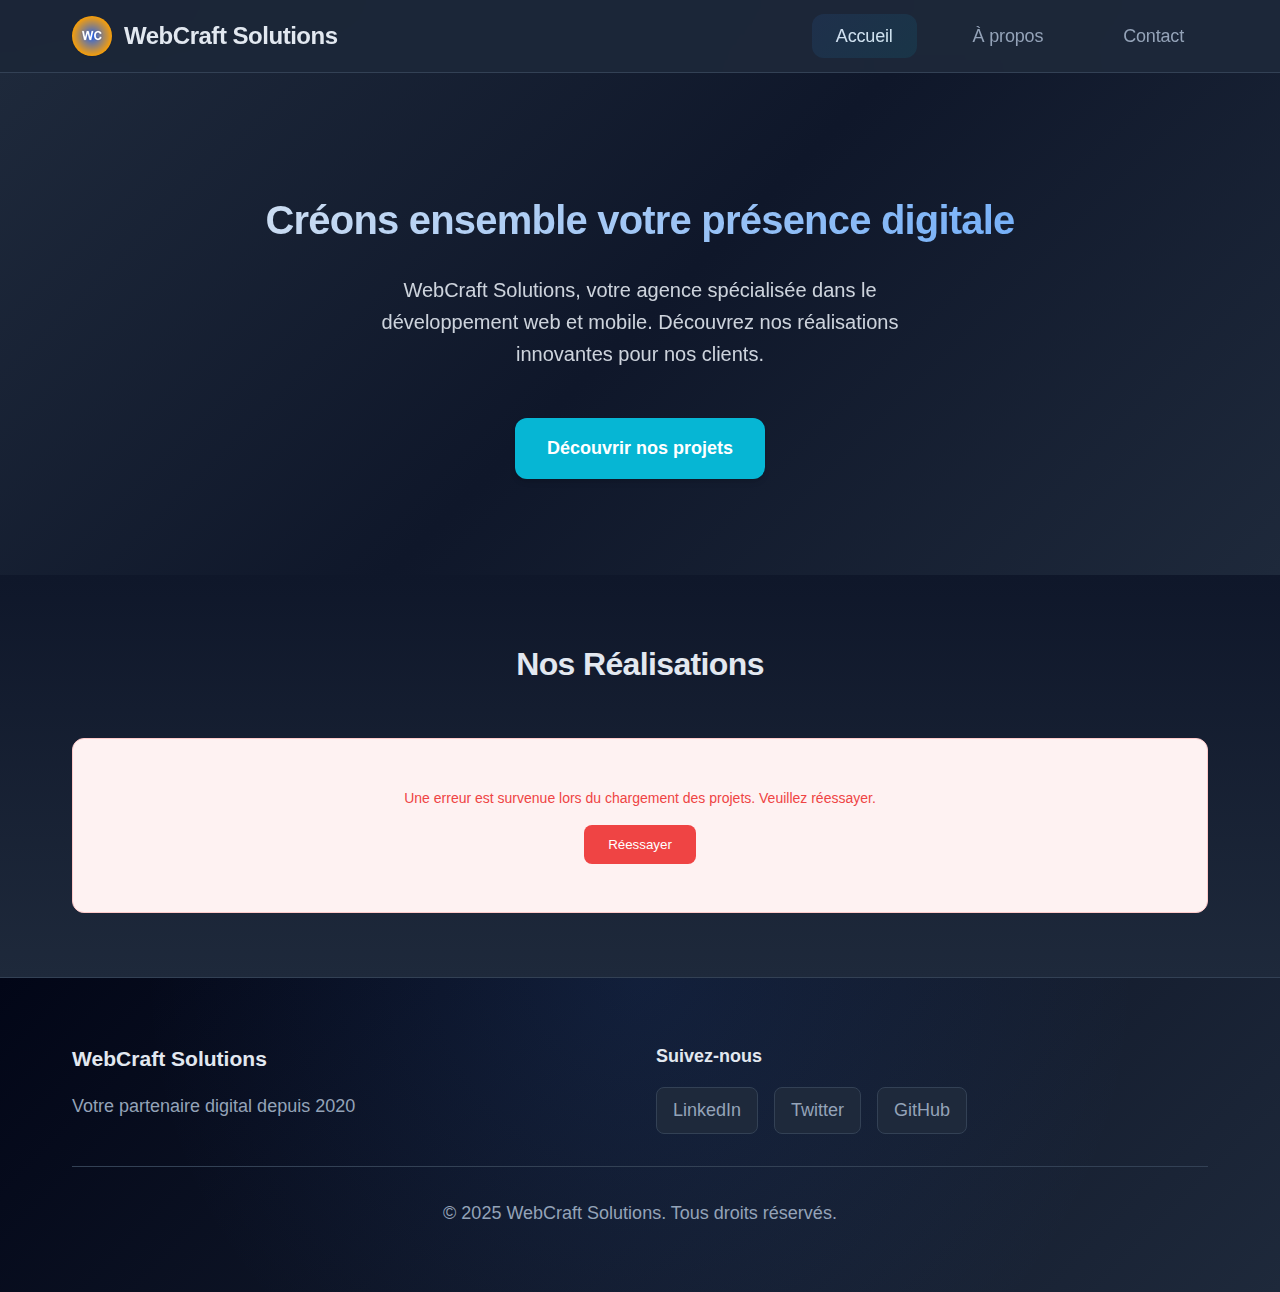
<file: index.html>
<!DOCTYPE html>
<html lang="fr">
<head>
    <meta charset="UTF-8">
    <meta name="viewport" content="width=device-width, initial-scale=1.0">
    <title>WebCraft Solutions - Portfolio</title>
    <meta name="description" content="Portfolio de l'agence WebCraft Solutions - Découvrez nos projets web et mobile">
    <link rel="icon" type="image/png" href="assets/images/favicon.png">
    <link rel="stylesheet" href="assets/css/styles.css">
</head>
<body>
    <!-- En-tête -->
    <header class="header">
        <div class="container">
            <div class="logo">
                <img src="assets/images/logo-webcraft.png" alt="WebCraft Solutions Logo" class="logo-icon" width="40" height="40">
                <h1>WebCraft Solutions</h1>
            </div>
            <nav class="nav">
                <ul class="nav-list">
                    <li><a href="index.html" class="nav-link active" aria-current="page">Accueil</a></li>
                    <li><a href="about.html" class="nav-link">À propos</a></li>
                    <li><a href="contact.html" class="nav-link">Contact</a></li>
                </ul>
            </nav>
            <button class="menu-toggle" aria-label="Ouvrir le menu" aria-expanded="false">
                <span></span>
                <span></span>
                <span></span>
            </button>
        </div>
    </header>

    <main>
        <!-- Section Hero -->
        <section class="hero" role="main">
            <div class="container">
                <div class="hero-content">
                    <h2 class="hero-title">Créons ensemble votre présence digitale</h2>
                    <p class="hero-subtitle">
                        WebCraft Solutions, votre agence spécialisée dans le développement web et mobile.
                        Découvrez nos réalisations innovantes pour nos clients.
                    </p>
                    <a href="#portfolio" class="cta-button" role="button">Découvrir nos projets</a>
                </div>
            </div>
        </section>

        <!-- Section Portfolio -->
        <section id="portfolio" class="portfolio">
            <div class="container">
                <h2 class="section-title">Nos Réalisations</h2>

                <!-- Loader -->
                <div id="loader" class="loader" role="status" aria-label="Chargement des projets">
                    <div class="loader-spinner"></div>
                    <p>Chargement des projets...</p>
                </div>

                <!-- Message d'erreur -->
                <div id="error-message" class="error-message" style="display: none;" role="alert">
                    <p>Une erreur est survenue lors du chargement des projets. Veuillez réessayer.</p>
                    <button id="retry-button" class="retry-button">Réessayer</button>
                </div>

                <!-- Filtres -->
                <div class="filters" style="display: none;">
                    <h3>Filtrer par technologie :</h3>
                    <div id="filter-buttons" class="filter-buttons" role="group" aria-label="Filtres par technologie">
                        <button class="filter-btn active" data-technology="all">Toutes</button>
                    </div>
                </div>

                <!-- Grille de projets -->
                <div id="projects-grid" class="projects-grid" style="display: none;">
                    <!-- Les projets seront chargés ici par JavaScript -->
                </div>
            </div>
        </section>
    </main>

    <!-- Footer -->
    <footer class="footer">
        <div class="container">
            <div class="footer-content">
                <div class="footer-section">
                    <h3>WebCraft Solutions</h3>
                    <p>Votre partenaire digital depuis 2020</p>
                </div>
                <div class="footer-section">
                    <h4>Suivez-nous</h4>
                    <div class="social-links">
                        <a href="#" aria-label="LinkedIn" class="social-link">LinkedIn</a>
                        <a href="#" aria-label="Twitter" class="social-link">Twitter</a>
                        <a href="#" aria-label="GitHub" class="social-link">GitHub</a>
                    </div>
                </div>
            </div>
            <div class="footer-bottom">
                <p>&copy; 2025 WebCraft Solutions. Tous droits réservés.</p>
            </div>
        </div>
    </footer>

    <!-- Modal pour les détails du projet -->
    <div id="project-modal" class="modal" role="dialog" aria-hidden="true">
        <div class="modal-overlay"></div>
        <div class="modal-content">
            <button class="modal-close" aria-label="Fermer le modal">&times;</button>
            <div class="modal-body">
            </div>
        </div>
    </div>

    <script src="assets/js/script.js"></script>
</body>
</html>
</file>
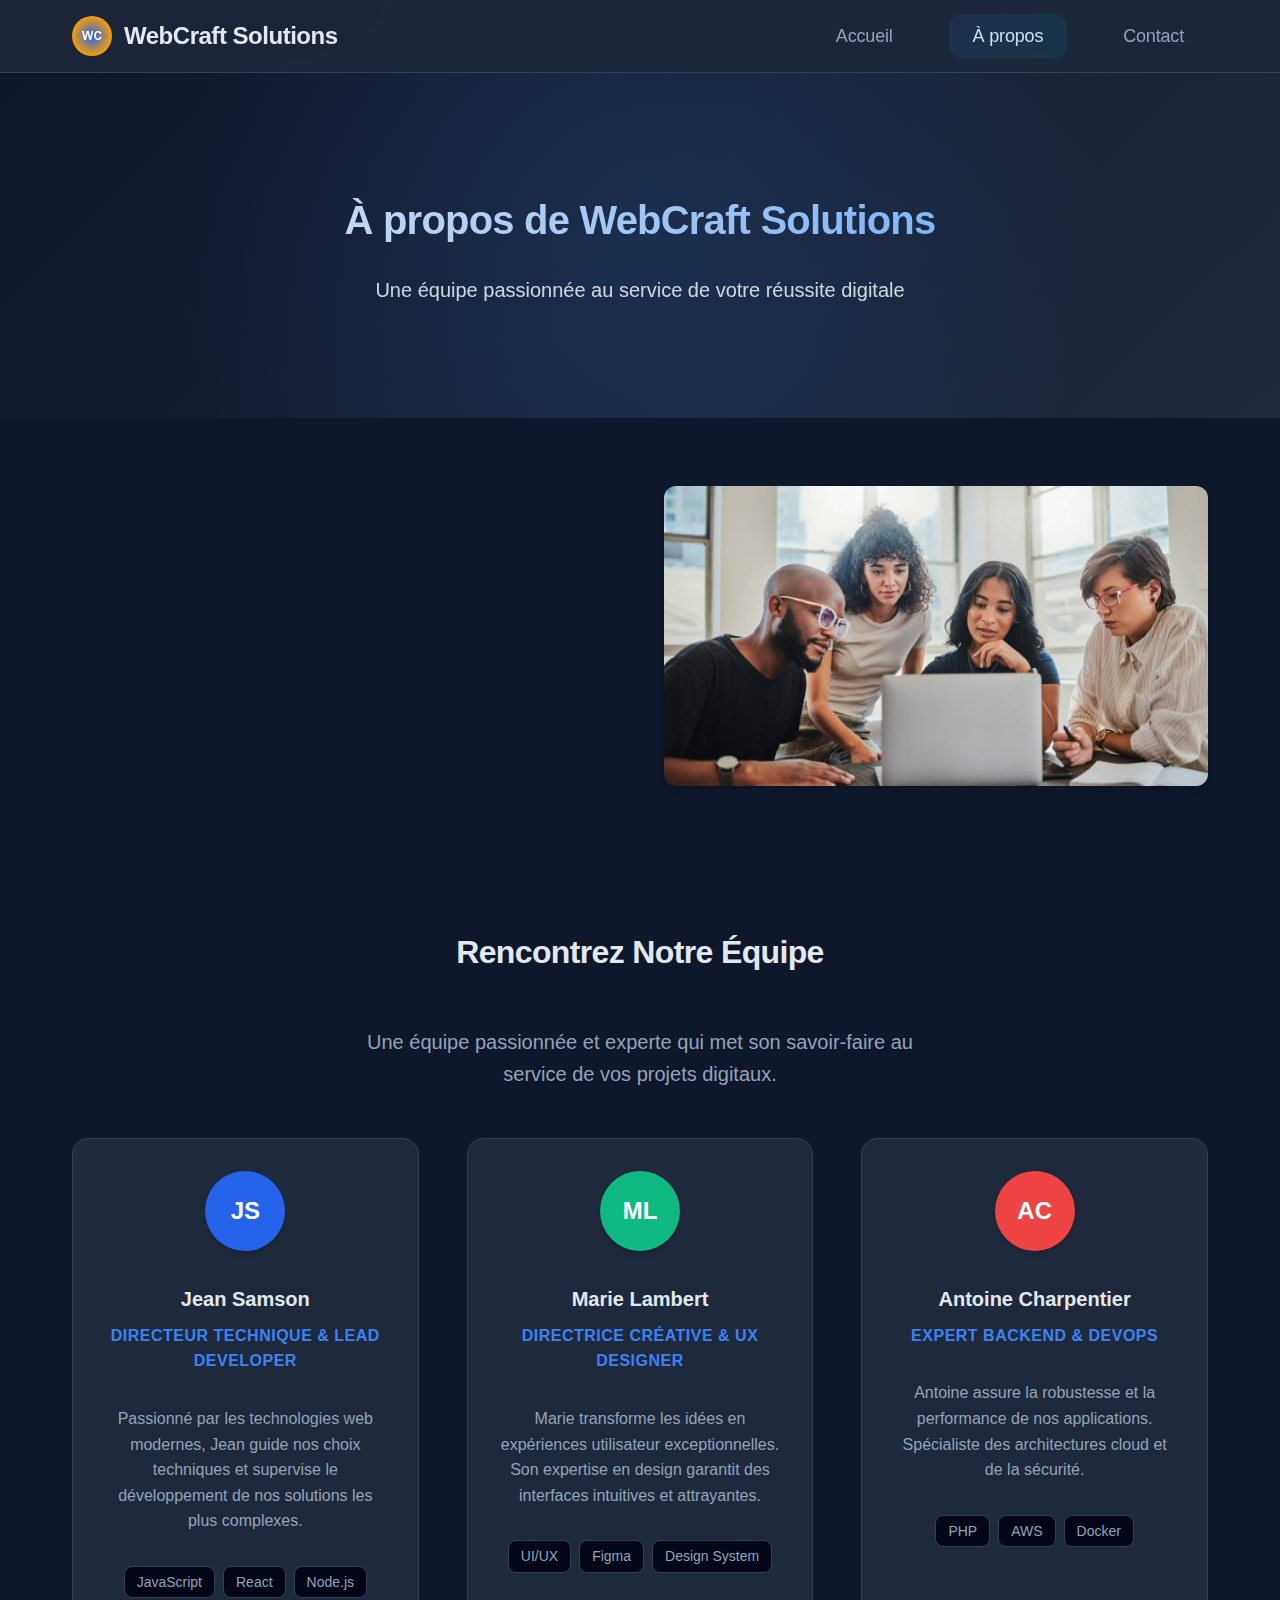
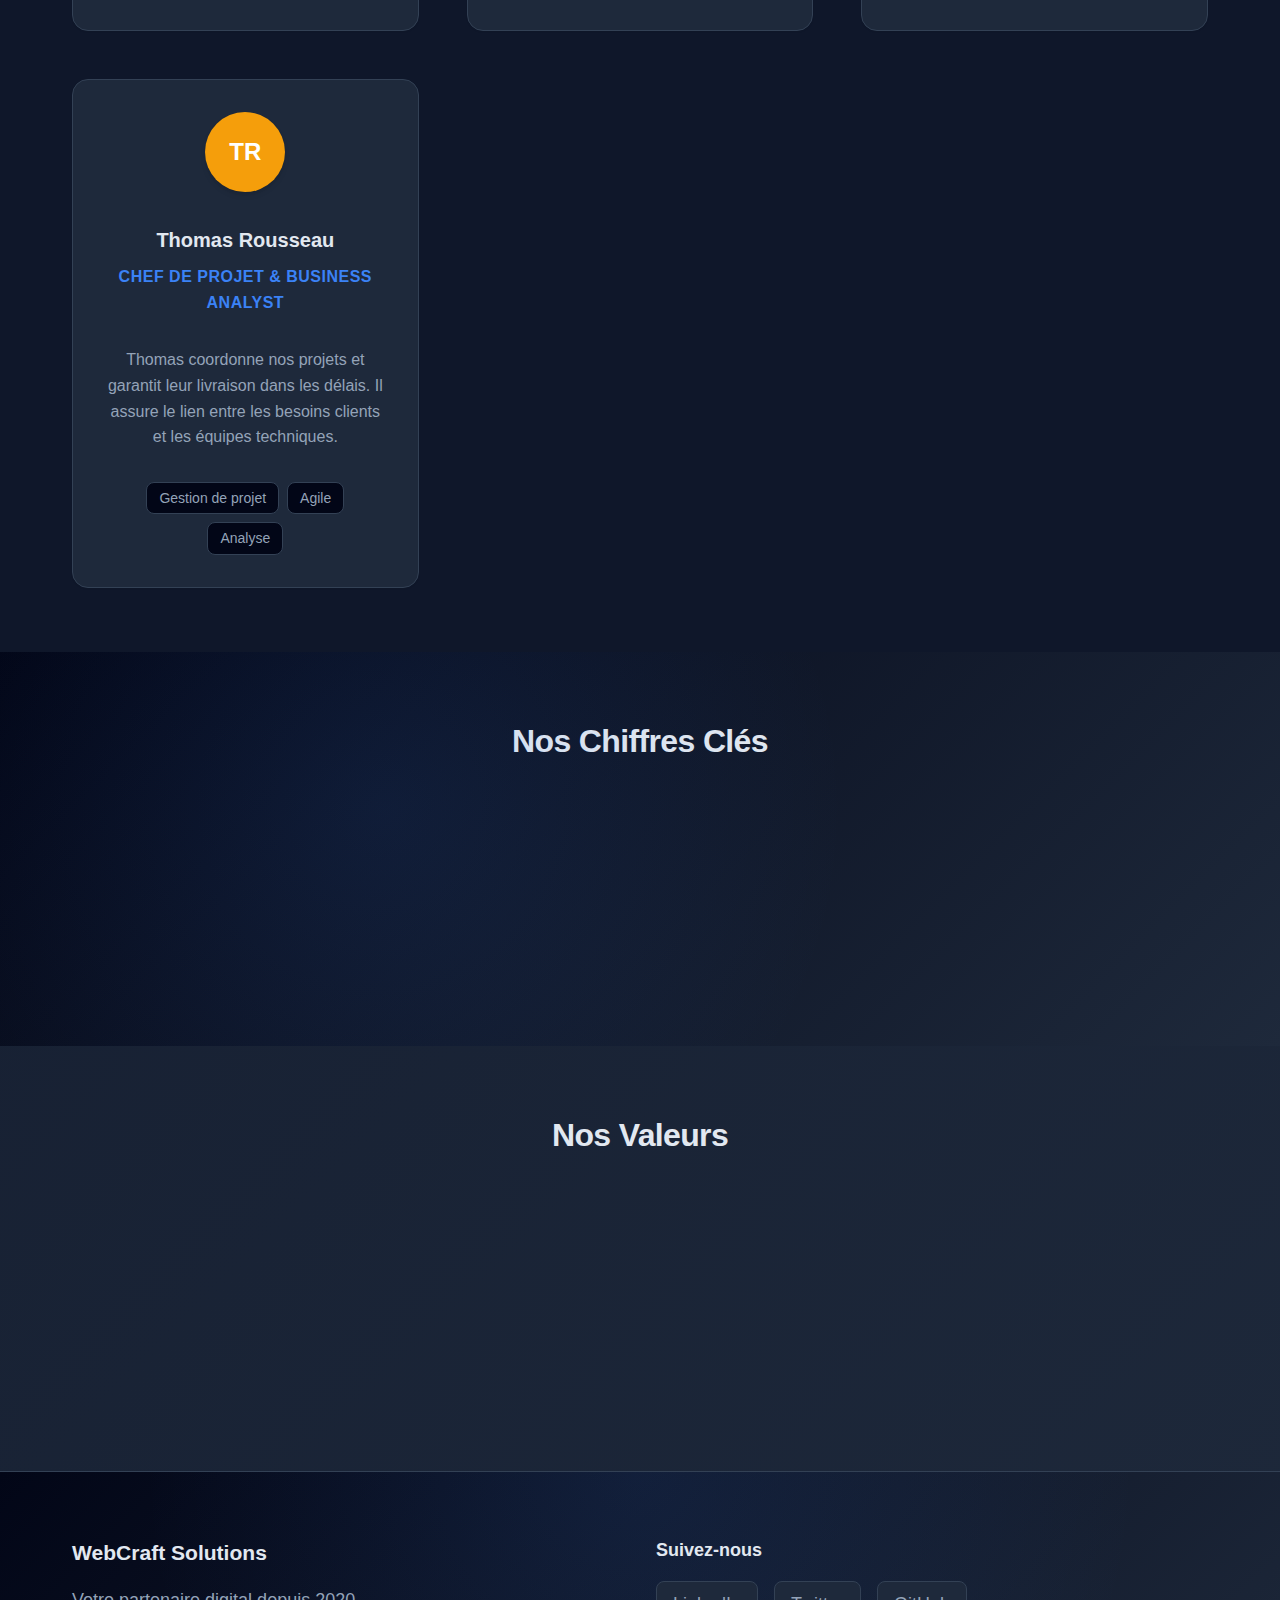
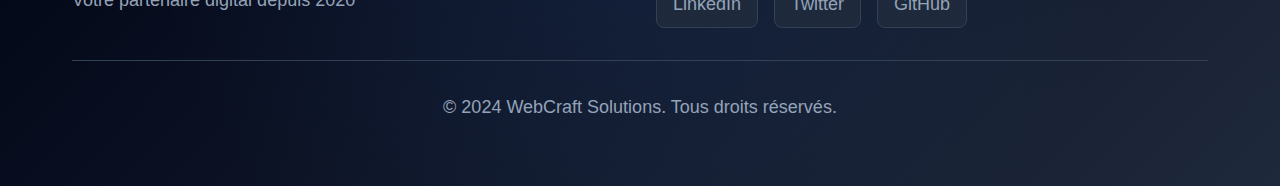
<file: about.html>
<!DOCTYPE html>
<html lang="fr">
<head>
    <meta charset="UTF-8">
    <meta name="viewport" content="width=device-width, initial-scale=1.0">
    <title>À propos - WebCraft Solutions</title>
    <meta name="description" content="Découvrez WebCraft Solutions, votre agence spécialisée dans le développement web et mobile">
    <link rel="icon" type="image/png" href="assets/images/favicon.png">
    <link rel="stylesheet" href="assets/css/styles.css">
</head>
<body>
    <!-- En-tête -->
    <header class="header">
        <div class="container">
            <div class="logo">
                <img src="assets/images/logo-webcraft.png" alt="WebCraft Solutions Logo" class="logo-icon" width="40" height="40">
                <h1><a href="index.html">WebCraft Solutions</a></h1>
            </div>
            <nav class="nav">
                <ul class="nav-list">
                    <li><a href="index.html" class="nav-link">Accueil</a></li>
                    <li><a href="about.html" class="nav-link active" aria-current="page">À propos</a></li>
                    <li><a href="contact.html" class="nav-link">Contact</a></li>
                </ul>
            </nav>
            <button class="menu-toggle" aria-label="Ouvrir le menu" aria-expanded="false">
                <span></span>
                <span></span>
                <span></span>
            </button>
        </div>
    </header>

    <main>
        <!-- Section À propos -->
        <section class="about-hero">
            <div class="container">
                <h2 class="hero-title">À propos de WebCraft Solutions</h2>
                <p class="hero-subtitle">Une équipe passionnée au service de votre réussite digitale</p>
            </div>
        </section>

        <!-- Présentation de l'agence -->
        <section class="about-content">
            <div class="container">
                <div class="about-grid">
                    <div class="about-text">
                        <h3>Notre Histoire</h3>
                        <p>
                            Fondée en 2020, WebCraft Solutions est née de la passion de créer des expériences digitales
                            exceptionnelles. Notre équipe d'experts combine créativité et expertise technique pour donner
                            vie à vos projets les plus ambitieux.
                        </p>
                        <p>
                            Nous accompagnons nos clients dans leur transformation digitale en proposant des solutions
                            sur-mesure, allant du site vitrine à la plateforme e-commerce complexe.
                        </p>
                    </div>
                    <div class="about-image">
                        <img src="assets/images/equipe-webcraft.jpg" alt="Notre équipe WebCraft Solutions" class="team-image">
                    </div>
                </div>
            </div>
        </section>

        <!-- Notre Équipe -->
        <section class="team">
            <div class="container">
                <h3 class="section-title">Rencontrez Notre Équipe</h3>
                <p class="team-intro">
                    Une équipe passionnée et experte qui met son savoir-faire au service de vos projets digitaux.
                </p>

                <div class="team-grid">
                    <div class="team-member">
                        <div class="member-avatar" style="background-color: #2563eb;">
                            <span class="member-initials">JS</span>
                        </div>
                        <div class="member-info">
                            <h4 class="member-name">Jean Samson</h4>
                            <p class="member-role">Directeur Technique & Lead Developer</p>
                            <p class="member-description">
                                Passionné par les technologies web modernes, Jean guide nos choix techniques
                                et supervise le développement de nos solutions les plus complexes.
                            </p>
                            <div class="member-skills">
                                <span class="skill-tag">JavaScript</span>
                                <span class="skill-tag">React</span>
                                <span class="skill-tag">Node.js</span>
                            </div>
                        </div>
                    </div>

                    <div class="team-member">
                        <div class="member-avatar" style="background-color: #10b981;">
                            <span class="member-initials">ML</span>
                        </div>
                        <div class="member-info">
                            <h4 class="member-name">Marie Lambert</h4>
                            <p class="member-role">Directrice Créative & UX Designer</p>
                            <p class="member-description">
                                Marie transforme les idées en expériences utilisateur exceptionnelles.
                                Son expertise en design garantit des interfaces intuitives et attrayantes.
                            </p>
                            <div class="member-skills">
                                <span class="skill-tag">UI/UX</span>
                                <span class="skill-tag">Figma</span>
                                <span class="skill-tag">Design System</span>
                            </div>
                        </div>
                    </div>

                    <div class="team-member">
                        <div class="member-avatar" style="background-color: #ef4444;">
                            <span class="member-initials">AC</span>
                        </div>
                        <div class="member-info">
                            <h4 class="member-name">Antoine Charpentier</h4>
                            <p class="member-role">Expert Backend & DevOps</p>
                            <p class="member-description">
                                Antoine assure la robustesse et la performance de nos applications.
                                Spécialiste des architectures cloud et de la sécurité.
                            </p>
                            <div class="member-skills">
                                <span class="skill-tag">PHP</span>
                                <span class="skill-tag">AWS</span>
                                <span class="skill-tag">Docker</span>
                            </div>
                        </div>
                    </div>

                    <div class="team-member">
                        <div class="member-avatar" style="background-color: #f59e0b;">
                            <span class="member-initials">TR</span>
                        </div>
                        <div class="member-info">
                            <h4 class="member-name">Thomas Rousseau</h4>
                            <p class="member-role">Chef de Projet & Business Analyst</p>
                            <p class="member-description">
                                Thomas coordonne nos projets et garantit leur livraison dans les délais.
                                Il assure le lien entre les besoins clients et les équipes techniques.
                            </p>
                            <div class="member-skills">
                                <span class="skill-tag">Gestion de projet</span>
                                <span class="skill-tag">Agile</span>
                                <span class="skill-tag">Analyse</span>
                            </div>
                        </div>
                    </div>
                </div>
            </div>
        </section>

        <!-- Statistiques -->
        <section class="stats">
            <div class="container">
                <h3 class="section-title">Nos Chiffres Clés</h3>
                <div class="stats-grid">
                    <div class="stat-item">
                        <div class="stat-number" data-count="50">0</div>
                        <div class="stat-label">Projets Réalisés</div>
                    </div>
                    <div class="stat-item">
                        <div class="stat-number" data-count="4">0</div>
                        <div class="stat-label">Années d'Expérience</div>
                    </div>
                    <div class="stat-item">
                        <div class="stat-number" data-count="35">0</div>
                        <div class="stat-label">Clients Satisfaits</div>
                    </div>
                    <div class="stat-item">
                        <div class="stat-number" data-count="8">0</div>
                        <div class="stat-label">Technologies Maîtrisées</div>
                    </div>
                </div>
            </div>
        </section>

        <!-- Nos valeurs -->
        <section class="values">
            <div class="container">
                <h3 class="section-title">Nos Valeurs</h3>
                <div class="values-grid">
                    <div class="value-item">
                        <h4>Innovation</h4>
                        <p>Nous restons à la pointe des technologies pour vous offrir les meilleures solutions.</p>
                    </div>
                    <div class="value-item">
                        <h4>Qualité</h4>
                        <p>Chaque projet est traité avec le plus grand soin pour garantir un résultat optimal.</p>
                    </div>
                    <div class="value-item">
                        <h4>Proximité</h4>
                        <p>Nous privilégions une relation de confiance et un accompagnement personnalisé.</p>
                    </div>
                </div>
            </div>
        </section>
    </main>

    <!-- Footer -->
    <footer class="footer">
        <div class="container">
            <div class="footer-content">
                <div class="footer-section">
                    <h3>WebCraft Solutions</h3>
                    <p>Votre partenaire digital depuis 2020</p>
                </div>
                <div class="footer-section">
                    <h4>Suivez-nous</h4>
                    <div class="social-links">
                        <a href="#" aria-label="LinkedIn" class="social-link">LinkedIn</a>
                        <a href="#" aria-label="Twitter" class="social-link">Twitter</a>
                        <a href="#" aria-label="GitHub" class="social-link">GitHub</a>
                    </div>
                </div>
            </div>
            <div class="footer-bottom">
                <p>&copy; 2024 WebCraft Solutions. Tous droits réservés.</p>
            </div>
        </div>
    </footer>

    <script src="assets/js/about.js"></script>
</body>
</html>
</file>
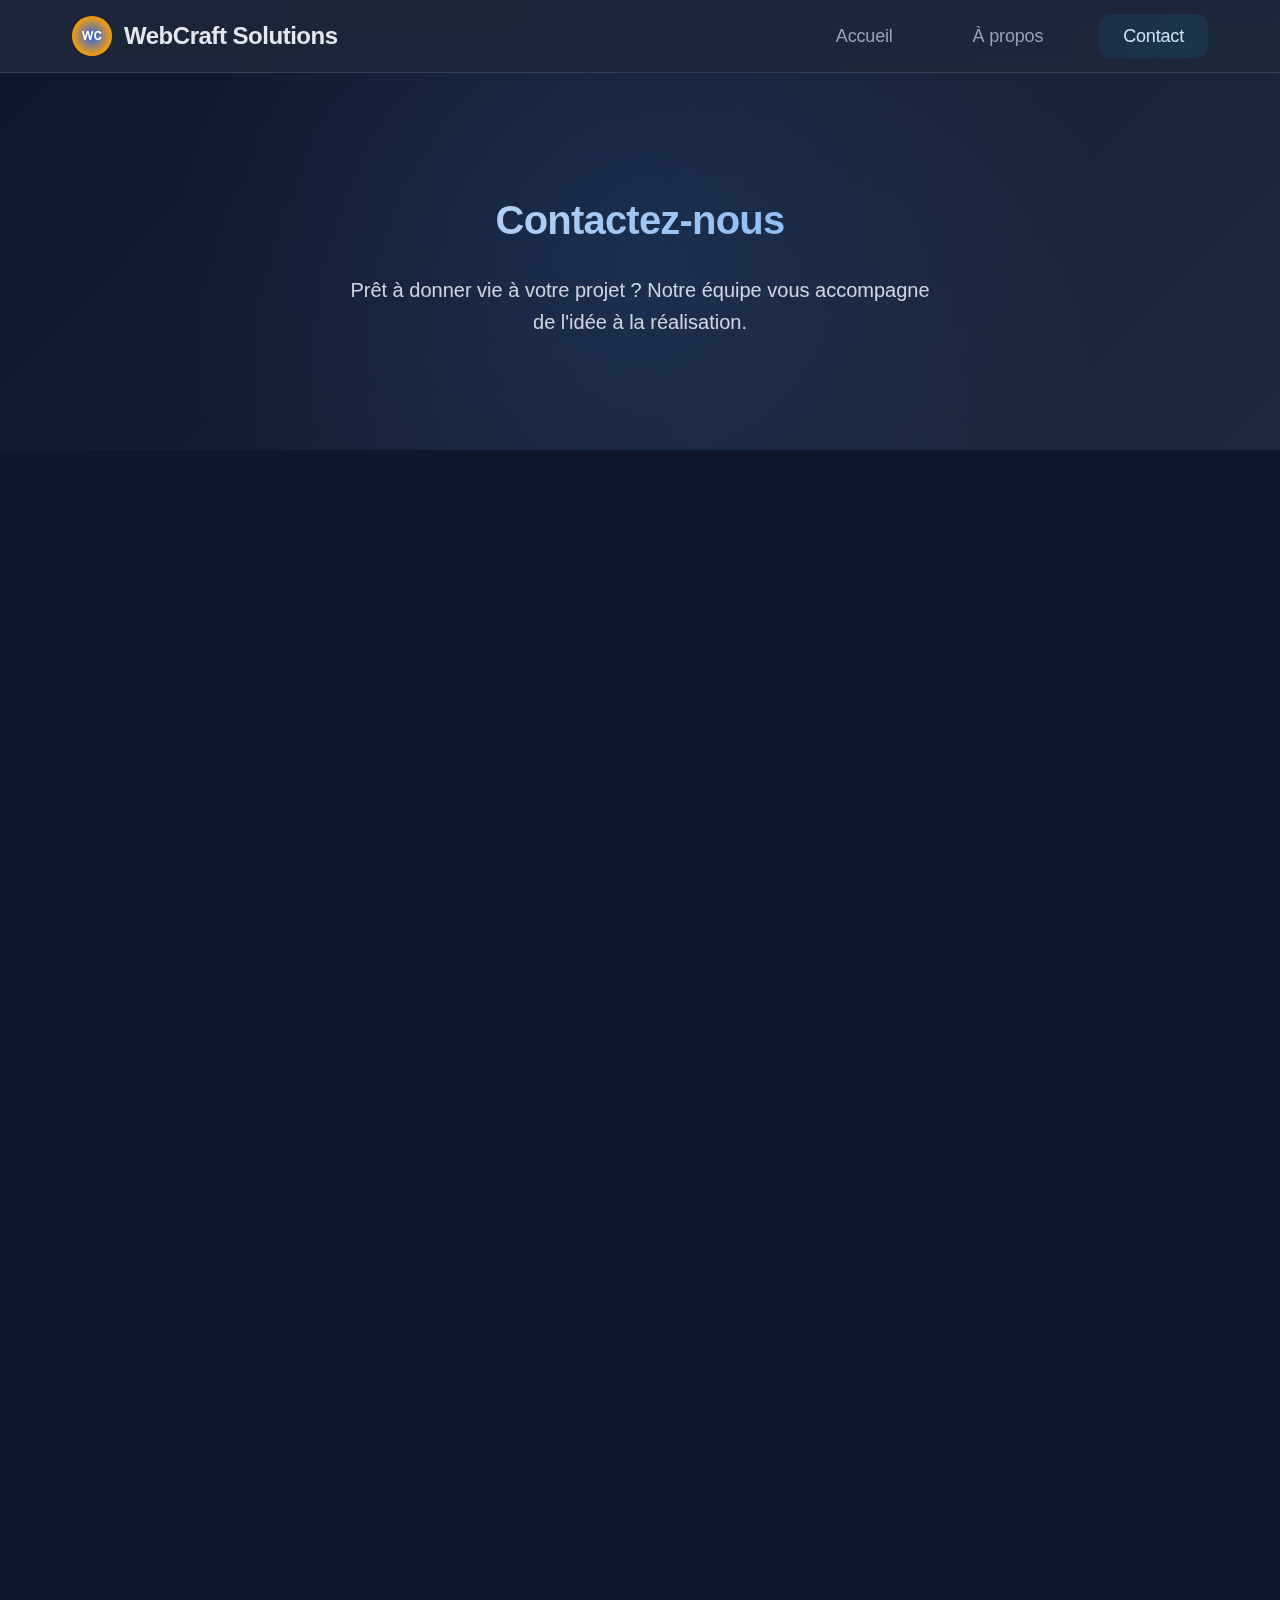
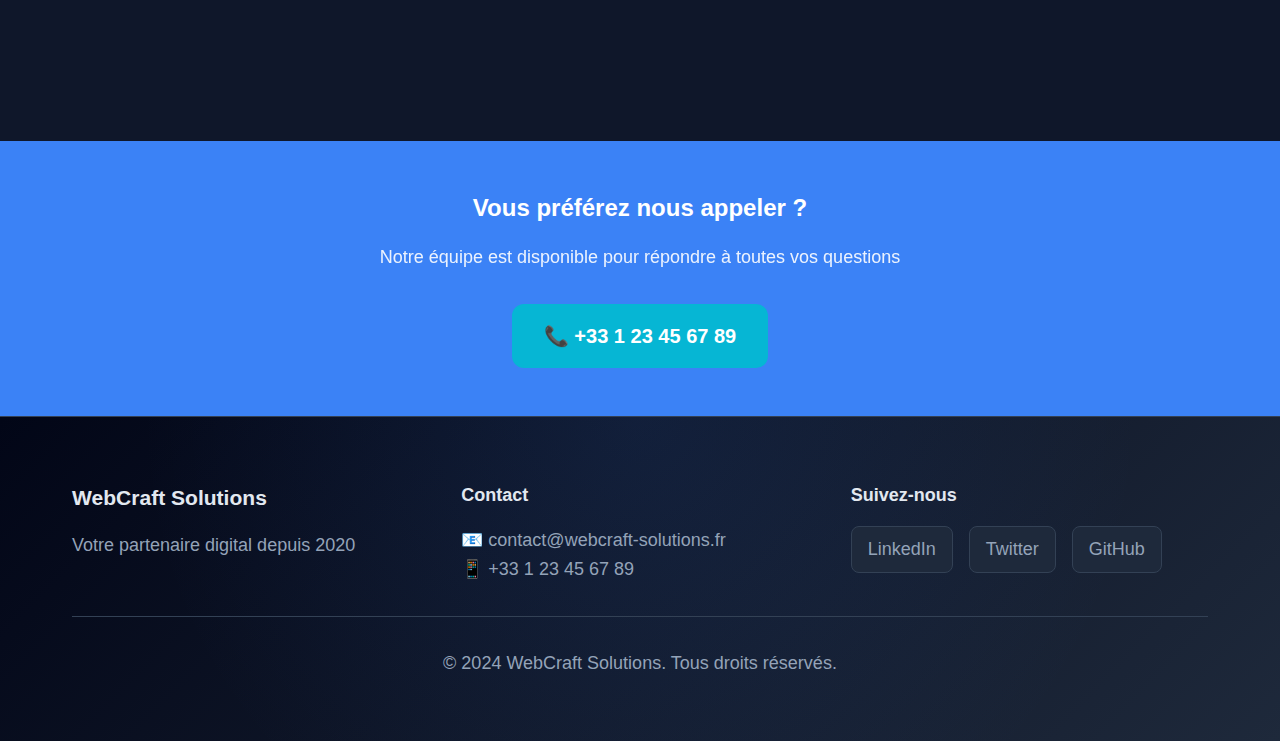
<file: contact.html>
<!DOCTYPE html>
<html lang="fr">
<head>
    <meta charset="UTF-8">
    <meta name="viewport" content="width=device-width, initial-scale=1.0">
    <title>Contact - WebCraft Solutions</title>
    <meta name="description" content="Contactez WebCraft Solutions pour vos projets web et mobile. Devis gratuit et accompagnement personnalisé">
    <link rel="icon" type="image/png" href="assets/images/favicon.png">
    <link rel="stylesheet" href="assets/css/styles.css">
</head>
<body>
    <!-- En-tête -->
    <header class="header">
        <div class="container">
            <div class="logo">
                <img src="assets/images/logo-webcraft.png" alt="WebCraft Solutions Logo" class="logo-icon" width="40" height="40">
                <h1><a href="index.html">WebCraft Solutions</a></h1>
            </div>
            <nav class="nav">
                <ul class="nav-list">
                    <li><a href="index.html" class="nav-link">Accueil</a></li>
                    <li><a href="about.html" class="nav-link">À propos</a></li>
                    <li><a href="contact.html" class="nav-link active" aria-current="page">Contact</a></li>
                </ul>
            </nav>
            <button class="menu-toggle" aria-label="Ouvrir le menu" aria-expanded="false">
                <span></span>
                <span></span>
                <span></span>
            </button>
        </div>
    </header>

    <main>
        <!-- Section Contact Hero -->
        <section class="contact-hero">
            <div class="container">
                <h2 class="hero-title">Contactez-nous</h2>
                <p class="hero-subtitle">
                    Prêt à donner vie à votre projet ? Notre équipe vous accompagne de l'idée à la réalisation.
                </p>
            </div>
        </section>

        <!-- Section Formulaire de Contact -->
        <section class="contact-form-section">
            <div class="container">
                <div class="contact-grid">
                    <div class="contact-info">
                        <h3>Parlons de votre projet</h3>
                        <p>
                            Que vous ayez besoin d'un site vitrine, d'une application mobile ou d'une plateforme e-commerce,
                            nous sommes là pour vous conseiller et créer la solution parfaite pour vos besoins.
                        </p>

                        <div class="contact-details">
                            <div class="contact-item">
                                <div class="contact-icon">📧</div>
                                <div class="contact-text">
                                    <strong>Email</strong>
                                    <p>contact@webcraft.com</p>
                                </div>
                            </div>
                            <div class="contact-item">
                                <div class="contact-icon">📱</div>
                                <div class="contact-text">
                                    <strong>Téléphone</strong>
                                    <p>+33 9 87 65 43 21</p>
                                </div>
                            </div>
                            <div class="contact-item">
                                <div class="contact-icon">📍</div>
                                <div class="contact-text">
                                    <strong>Adresse</strong>
                                <p>123 Avenue bimbam<br>75001 Paris, France</p>
                                </div>
                            </div>
                            <div class="contact-item">
                                <div class="contact-icon">⏰</div>
                                <div class="contact-text">
                                    <strong>Horaires</strong>
                                    <p>Lun-Ven : 9h00 - 18h00<br>Réponse sous 24h</p>
                                </div>
                            </div>
                        </div>
                    </div>

                    <div class="form-container">
                        <form id="contact-form" class="contact-form" novalidate>
                            <h3>Envoyez-nous un message</h3>

                            <!-- Message de statut -->
                            <div id="form-messages" class="form-messages" style="display: none;" role="alert"></div>

                            <div class="form-group">
                                <label for="name" class="form-label">Nom complet *</label>
                                <input
                                    type="text"
                                    id="name"
                                    name="name"
                                    class="form-input"
                                    required
                                    aria-describedby="name-error"
                                    autocomplete="name"
                                >
                                <div id="name-error" class="error-message" role="alert"></div>
                            </div>

                            <div class="form-group">
                                <label for="email" class="form-label">Adresse e-mail *</label>
                                <input
                                    type="email"
                                    id="email"
                                    name="email"
                                    class="form-input"
                                    required
                                    aria-describedby="email-error"
                                    autocomplete="email"
                                >
                                <div id="email-error" class="error-message" role="alert"></div>
                            </div>

                            <div class="form-group">
                                <label for="phone" class="form-label">Téléphone</label>
                                <input
                                    type="tel"
                                    id="phone"
                                    name="phone"
                                    class="form-input"
                                    aria-describedby="phone-error"
                                    autocomplete="tel"
                                >
                                <div id="phone-error" class="error-message" role="alert"></div>
                            </div>

                            <div class="form-group">
                                <label for="subject" class="form-label">Sujet</label>
                                <select id="subject" name="subject" class="form-select">
                                    <option value="">Choisir un sujet</option>
                                    <option value="site-vitrine">Site vitrine</option>
                                    <option value="e-commerce">E-commerce</option>
                                    <option value="app-mobile">Application mobile</option>
                                    <option value="refonte">Refonte de site</option>
                                    <option value="maintenance">Maintenance</option>
                                    <option value="autre">Autre demande</option>
                                </select>
                            </div>

                            <div class="form-group">
                                <label for="budget" class="form-label">Budget prévisionnel</label>
                                <select id="budget" name="budget" class="form-select">
                                    <option value="">Non défini</option>
                                    <option value="moins-5k">Moins de 5 000€</option>
                                    <option value="5k-10k">5 000€ - 10 000€</option>
                                    <option value="10k-25k">10 000€ - 25 000€</option>
                                    <option value="25k-50k">25 000€ - 50 000€</option>
                                    <option value="plus-50k">Plus de 50 000€</option>
                                </select>
                            </div>

                            <div class="form-group">
                                <label for="message" class="form-label">Message *</label>
                                <textarea
                                    id="message"
                                    name="message"
                                    class="form-textarea"
                                    rows="5"
                                    required
                                    aria-describedby="message-error"
                                    placeholder="Décrivez votre projet, vos besoins et vos objectifs..."
                                ></textarea>
                                <div id="message-error" class="error-message" role="alert"></div>
                            </div>

                            <div class="form-group checkbox-group">
                                <label class="checkbox-label">
                                    <input type="checkbox" id="consent" name="consent" required>
                                    <span class="checkbox-custom"></span>
                                    J'accepte d'être recontacté concernant ma demande *
                                </label>
                                <div id="consent-error" class="error-message" role="alert"></div>
                            </div>

                            <div class="form-actions">
                                <button type="submit" class="btn-submit" id="submit-btn">
                                    <span class="btn-text">Envoyer le message</span>
                                    <span class="btn-loader" style="display: none;">Envoi en cours...</span>
                                </button>
                                <p class="form-note">* Champs obligatoires</p>
                            </div>
                        </form>
                    </div>
                </div>
            </div>
        </section>

        <!-- Section CTA -->
        <section class="contact-cta">
            <div class="container">
                <div class="cta-content">
                    <h3>Vous préférez nous appeler ?</h3>
                    <p>Notre équipe est disponible pour répondre à toutes vos questions</p>
                    <a href="tel:+33123456789" class="cta-phone">📞 +33 1 23 45 67 89</a>
                </div>
            </div>
        </section>
    </main>

    <!-- Footer -->
    <footer class="footer">
        <div class="container">
            <div class="footer-content">
                <div class="footer-section">
                    <h3>WebCraft Solutions</h3>
                    <p>Votre partenaire digital depuis 2020</p>
                </div>
                <div class="footer-section">
                    <h4>Contact</h4>
                    <p>📧 contact@webcraft-solutions.fr</p>
                    <p>📱 +33 1 23 45 67 89</p>
                </div>
                <div class="footer-section">
                    <h4>Suivez-nous</h4>
                    <div class="social-links">
                        <a href="#" aria-label="LinkedIn" class="social-link">LinkedIn</a>
                        <a href="#" aria-label="Twitter" class="social-link">Twitter</a>
                        <a href="#" aria-label="GitHub" class="social-link">GitHub</a>
                    </div>
                </div>
            </div>
            <div class="footer-bottom">
                <p>&copy; 2024 WebCraft Solutions. Tous droits réservés.</p>
            </div>
        </div>
    </footer>

    <script src="assets/js/contact.js"></script>
</body>
</html>
</file>
<file: assets/css/styles.css>
/* VARIABLES CSS */
:root {
    /* Couleurs - Thème sombre moderne */
    --primary-color: #3b82f6;
    --primary-dark: #2563eb;
    --primary-light: #60a5fa;
    --secondary-color: #1e293b;
    --secondary-dark: #0f172a;
    --accent-color: #06b6d4;
    --accent-warm: #f59e0b;
    --text-color: #e2e8f0;
    --text-dark: #1e293b;
    --text-light: #94a3b8;
    --text-muted: #64748b;
    --bg-color: #0f172a;
    --bg-secondary: #1e293b;
    --bg-tertiary: #334155;
    --bg-light: #475569;
    --bg-darker: #020617;
    --card-bg: #1e293b;
    --border-color: #334155;
    --border-light: #475569;
    --success-color: #10b981;
    --warning-color: #f59e0b;
    --error-color: #ef4444;
    --surface-glass: rgba(30, 41, 59, 0.8);

    /* Espacements */
    --container-padding: 2rem;
    --section-padding: 4rem 0;
    --card-padding: 2rem;
    --gap-small: 1rem;
    --gap-medium: 2rem;
    --gap-large: 3rem;

    /* Typographie */
    --font-size-xs: 0.875rem;
    --font-size-sm: 1rem;
    --font-size-base: 1.125rem;
    --font-size-lg: 1.25rem;
    --font-size-xl: 1.5rem;
    --font-size-2xl: 2rem;
    --font-size-3xl: 2.5rem;

    /* Animations */
    --transition-fast: 0.15s ease-in-out;
    --transition-normal: 0.3s ease-in-out;
    --transition-slow: 0.5s ease-in-out;

    /* Bordures */
    --radius-sm: 0.5rem;
    --radius-md: 0.75rem;
    --radius-lg: 1rem;

    /* Ombres */
    --shadow-sm: 0 1px 2px 0 rgb(0 0 0 / 0.05);
    --shadow-md: 0 4px 6px -1px rgb(0 0 0 / 0.1), 0 2px 4px -2px rgb(0 0 0 / 0.1);
    --shadow-lg: 0 10px 15px -3px rgb(0 0 0 / 0.1), 0 4px 6px -4px rgb(0 0 0 / 0.1);
}

/* RESET & BASE */
* {
    margin: 0;
    padding: 0;
    box-sizing: border-box;
}

html {
    scroll-behavior: smooth;
}

body {
    font-family: -apple-system, BlinkMacSystemFont, 'Segoe UI', Roboto, 'Inter', sans-serif;
    font-size: var(--font-size-base);
    line-height: 1.6;
    color: var(--text-color);
    background: linear-gradient(135deg, var(--bg-color) 0%, var(--bg-secondary) 100%);
    min-height: 100vh;
    overflow-x: hidden;
    font-weight: 400;
    -webkit-font-smoothing: antialiased;
    -moz-osx-font-smoothing: grayscale;
}

.container {
    max-width: 1200px;
    margin: 0 auto;
    padding: 0 var(--container-padding);
}

/* ANIMATIONS */
@keyframes fadeInUp {
    from {
        opacity: 0;
        transform: translateY(30px);
    }
    to {
        opacity: 1;
        transform: translateY(0);
    }
}

@keyframes fadeIn {
    from { opacity: 0; }
    to { opacity: 1; }
}

@keyframes slideInFromLeft {
    from {
        opacity: 0;
        transform: translateX(-50px);
    }
    to {
        opacity: 1;
        transform: translateX(0);
    }
}

@keyframes pulse {
    0%, 100% { transform: scale(1); }
    50% { transform: scale(1.05); }
}

@keyframes spin {
    0% { transform: rotate(0deg); }
    100% { transform: rotate(360deg); }
}

/* HEADER */
.header {
    background: var(--surface-glass);
    backdrop-filter: blur(20px);
    -webkit-backdrop-filter: blur(20px);
    border-bottom: 1px solid var(--border-color);
    position: fixed;
    top: 0;
    left: 0;
    right: 0;
    z-index: 1000;
    animation: slideInFromLeft 0.8s ease-out;
}

.header .container {
    display: flex;
    align-items: center;
    justify-content: space-between;
    padding: 1rem var(--container-padding);
}

.logo h1 {
    font-size: var(--font-size-xl);
    font-weight: 600;
    color: var(--text-color);
    letter-spacing: -0.02em;
}

.logo a {
    color: inherit;
    text-decoration: none;
}

.nav-list {
    display: flex;
    list-style: none;
    gap: var(--gap-medium);
}

.nav-link {
    text-decoration: none;
    color: var(--text-light);
    font-weight: 500;
    padding: 0.75rem 1.5rem;
    border-radius: var(--radius-md);
    transition: all var(--transition-normal);
    position: relative;
    letter-spacing: -0.01em;
}

.nav-link::before {
    content: '';
    position: absolute;
    inset: 0;
    border-radius: var(--radius-md);
    background: linear-gradient(135deg, var(--primary-color), var(--accent-color));
    opacity: 0;
    transition: opacity var(--transition-normal);
}

.nav-link:hover::before,
.nav-link.active::before {
    opacity: 0.1;
}

.nav-link:hover,
.nav-link.active {
    color: var(--text-color);
    transform: translateY(-1px);
}

.menu-toggle {
    display: none;
    flex-direction: column;
    background: none;
    border: none;
    cursor: pointer;
    padding: 0.5rem;
}

.menu-toggle span {
    width: 25px;
    height: 3px;
    background-color: var(--text-color);
    margin: 2px 0;
    transition: var(--transition-normal);
}

/* HERO SECTION */
.hero {
    background: linear-gradient(135deg, var(--bg-secondary) 0%, var(--bg-color) 50%, var(--bg-secondary) 100%);
    color: var(--text-color);
    padding: 8rem 0 6rem;
    margin-top: 70px;
    position: relative;
    overflow: hidden;
}

.hero::before {
    content: '';
    position: absolute;
    top: 0;
    left: 0;
    right: 0;
    bottom: 0;
    background:
        radial-gradient(circle at 20% 20%, var(--primary-color)20 0, transparent 50%),
        radial-gradient(circle at 80% 80%, var(--accent-color)20 0, transparent 50%),
        radial-gradient(circle at 40% 40%, var(--primary-light)10 0, transparent 50%);
    opacity: 0.1;
}

.hero-content {
    text-align: center;
    position: relative;
    z-index: 1;
    animation: fadeInUp 1s ease-out;
}

.hero-title {
    font-size: var(--font-size-3xl);
    font-weight: 600;
    margin-bottom: var(--gap-medium);
    line-height: 1.1;
    letter-spacing: -0.02em;
    background: linear-gradient(135deg, var(--text-color) 0%, var(--primary-light) 100%);
    -webkit-background-clip: text;
    -webkit-text-fill-color: transparent;
    background-clip: text;
}

.hero-subtitle {
    font-size: var(--font-size-lg);
    margin-bottom: var(--gap-large);
    opacity: 0.9;
    max-width: 600px;
    margin-left: auto;
    margin-right: auto;
}

.cta-button {
    display: inline-block;
    background-color: var(--accent-color);
    color: white;
    padding: 1rem 2rem;
    text-decoration: none;
    border-radius: var(--radius-md);
    font-weight: 600;
    font-size: var(--font-size-base);
    transition: all var(--transition-normal);
    box-shadow: var(--shadow-md);
}

.cta-button:hover {
    background-color: #d97706;
    transform: translateY(-2px);
    box-shadow: var(--shadow-lg);
}

/* PORTFOLIO SECTION */
.portfolio {
    padding: var(--section-padding);
    background: linear-gradient(180deg, var(--bg-color) 0%, var(--bg-secondary) 100%);
}

.section-title {
    text-align: center;
    font-size: var(--font-size-2xl);
    font-weight: 600;
    margin-bottom: var(--gap-large);
    color: var(--text-color);
    letter-spacing: -0.02em;
}

/* LOADER */
.loader {
    text-align: center;
    padding: 3rem 0;
}

.loader-spinner {
    width: 50px;
    height: 50px;
    border: 4px solid var(--border-color);
    border-top: 4px solid var(--primary-color);
    border-radius: 50%;
    animation: spin 1s linear infinite;
    margin: 0 auto var(--gap-small);
}

/* FILTRES */
.filters {
    margin-bottom: var(--gap-large);
    text-align: center;
}

.filters h3 {
    margin-bottom: var(--gap-small);
    color: var(--text-color);
}

.filter-buttons {
    display: flex;
    flex-wrap: wrap;
    justify-content: center;
    gap: var(--gap-small);
}

.filter-btn {
    background: var(--card-bg);
    border: 1px solid var(--border-color);
    color: var(--text-light);
    padding: 0.75rem 1.5rem;
    border-radius: var(--radius-md);
    cursor: pointer;
    font-weight: 500;
    transition: all var(--transition-normal);
    position: relative;
    overflow: hidden;
}

.filter-btn::before {
    content: '';
    position: absolute;
    inset: 0;
    background: linear-gradient(135deg, var(--primary-color), var(--accent-color));
    opacity: 0;
    transition: opacity var(--transition-normal);
}

.filter-btn:hover::before,
.filter-btn.active::before {
    opacity: 1;
}

.filter-btn:hover,
.filter-btn.active {
    color: white;
    border-color: transparent;
    transform: translateY(-2px);
}

/* GRILLE DE PROJETS */
.projects-grid {
    display: grid;
    grid-template-columns: repeat(auto-fill, minmax(350px, 1fr));
    gap: var(--gap-medium);
    animation: fadeIn 0.6s ease-out;
}

.project-card {
    background: var(--card-bg);
    border: 1px solid var(--border-color);
    border-radius: var(--radius-lg);
    overflow: hidden;
    transition: all var(--transition-normal);
    animation: fadeInUp 0.6s ease-out forwards;
    opacity: 0;
    backdrop-filter: blur(10px);
    -webkit-backdrop-filter: blur(10px);
}

.project-card:nth-child(odd) {
    animation-delay: 0.1s;
}

.project-card:nth-child(even) {
    animation-delay: 0.2s;
}

.project-card:hover {
    transform: translateY(-8px);
    border-color: var(--primary-color);
    box-shadow:
        0 20px 25px -5px rgba(0, 0, 0, 0.3),
        0 10px 10px -5px rgba(0, 0, 0, 0.2),
        0 0 0 1px var(--primary-color);
}

.project-image {
    height: 200px;
    background-color: var(--bg-light);
    background-size: cover;
    background-position: center;
    position: relative;
}

.project-image::before {
    content: '';
    position: absolute;
    top: 0;
    left: 0;
    right: 0;
    bottom: 0;
    background: linear-gradient(45deg, var(--primary-color) 0%, var(--accent-color) 100%);
    opacity: 0.1;
}

.project-content {
    padding: var(--card-padding);
}

.project-title {
    font-size: var(--font-size-lg);
    font-weight: 600;
    margin-bottom: 0.5rem;
    color: var(--text-color);
}

.project-client {
    color: var(--text-light);
    font-size: var(--font-size-sm);
    margin-bottom: var(--gap-small);
}

.project-technologies {
    display: flex;
    flex-wrap: wrap;
    gap: 0.5rem;
    margin-bottom: var(--gap-medium);
}

.tech-badge {
    background-color: var(--primary-color);
    color: white;
    font-size: var(--font-size-xs);
    padding: 0.25rem 0.75rem;
    border-radius: var(--radius-sm);
    font-weight: 500;
}

.project-actions {
    display: flex;
    justify-content: space-between;
    align-items: center;
}

.btn-details {
    background-color: var(--accent-color);
    color: white;
    border: none;
    padding: 0.75rem 1.5rem;
    border-radius: var(--radius-sm);
    cursor: pointer;
    font-weight: 500;
    transition: all var(--transition-fast);
}

.btn-details:hover {
    background-color: #d97706;
    transform: translateY(-1px);
}

/* MODAL */
.modal {
    display: none;
    position: fixed;
    top: 0;
    left: 0;
    width: 100%;
    height: 100%;
    z-index: 2000;
}

.modal.active {
    display: block;
    animation: fadeIn var(--transition-normal);
}

.modal-overlay {
    position: absolute;
    top: 0;
    left: 0;
    width: 100%;
    height: 100%;
    background-color: rgba(0, 0, 0, 0.8);
    cursor: pointer;
}

.modal-content {
    position: absolute;
    top: 50%;
    left: 50%;
    transform: translate(-50%, -50%);
    background: var(--card-bg);
    border: 1px solid var(--border-color);
    border-radius: var(--radius-lg);
    max-width: 800px;
    width: 90%;
    max-height: 90vh;
    overflow-y: auto;
    animation: fadeInUp var(--transition-normal);
}

.modal-close {
    position: absolute;
    top: 1rem;
    right: 1rem;
    background: none;
    border: none;
    font-size: 2rem;
    cursor: pointer;
    color: var(--text-light);
    z-index: 1;
    width: 40px;
    height: 40px;
    display: flex;
    align-items: center;
    justify-content: center;
    border-radius: 50%;
    transition: all var(--transition-fast);
}

.modal-close:hover {
    background-color: var(--bg-light);
    color: var(--text-color);
}

.modal-body {
    padding: var(--card-padding);
}

/* ABOUT PAGE */
.about-hero {
    background: linear-gradient(135deg, var(--bg-color), var(--bg-secondary));
    color: var(--text-color);
    padding: 8rem 0 4rem;
    margin-top: 70px;
    text-align: center;
    position: relative;
    overflow: hidden;
}

.about-hero::before {
    content: '';
    position: absolute;
    inset: 0;
    background: radial-gradient(circle at 50% 50%, rgba(59, 130, 246, 0.15), transparent 70%);
    pointer-events: none;
}

.about-hero h2 {
    position: relative;
    z-index: 1;
}

.about-content {
    padding: var(--section-padding);
    background: var(--bg-color);
}

.about-grid {
    display: grid;
    grid-template-columns: 1fr 1fr;
    gap: var(--gap-large);
    align-items: center;
}

.about-text h3 {
    font-size: var(--font-size-xl);
    margin-bottom: var(--gap-medium);
    color: var(--primary-color);
}

.about-text p {
    margin-bottom: var(--gap-small);
    color: var(--text-light);
    line-height: 1.7;
}

.team-image {
    width: 100%;
    height: 300px;
    object-fit: cover;
    border-radius: var(--radius-md);
    box-shadow: var(--shadow-md);
    transition: transform var(--transition-normal);
}

.team-image:hover {
    transform: scale(1.02);
}

/* ÉQUIPE */
.team {
    padding: var(--section-padding);
    background: var(--bg-color);
}

.team-intro {
    text-align: center;
    color: var(--text-light);
    font-size: var(--font-size-lg);
    margin-bottom: var(--gap-large);
    max-width: 600px;
    margin-left: auto;
    margin-right: auto;
}

.team-grid {
    display: grid;
    grid-template-columns: repeat(auto-fit, minmax(280px, 1fr));
    gap: var(--gap-large);
    margin-top: var(--gap-large);
}

.team-member {
    background: var(--card-bg);
    border: 1px solid var(--border-color);
    padding: var(--card-padding);
    border-radius: var(--radius-lg);
    box-shadow: var(--shadow-sm);
    text-align: center;
    transition: all var(--transition-normal);
    position: relative;
    overflow: hidden;
}

.team-member::before {
    content: '';
    position: absolute;
    inset: 0;
    background: linear-gradient(135deg, rgba(59, 130, 246, 0.05), rgba(139, 92, 246, 0.05));
    opacity: 0;
    transition: opacity var(--transition-normal);
}

.team-member:hover {
    transform: translateY(-5px);
    box-shadow: var(--shadow-lg);
    border-color: var(--primary-color);
}

.team-member:hover::before {
    opacity: 1;
}

.member-avatar {
    width: 80px;
    height: 80px;
    border-radius: 50%;
    display: flex;
    align-items: center;
    justify-content: center;
    margin: 0 auto var(--gap-medium);
    box-shadow: var(--shadow-md);
    transition: transform var(--transition-fast);
}

.member-avatar:hover {
    transform: scale(1.1);
}

.member-initials {
    color: white;
    font-size: var(--font-size-xl);
    font-weight: 700;
}

.member-info {
    text-align: center;
}

.member-name {
    font-size: var(--font-size-lg);
    font-weight: 600;
    color: var(--text-color);
    margin-bottom: 0.5rem;
}

.member-role {
    color: var(--primary-color);
    font-weight: 600;
    font-size: var(--font-size-sm);
    margin-bottom: var(--gap-medium);
    text-transform: uppercase;
    letter-spacing: 0.5px;
}

.member-description {
    color: var(--text-light);
    line-height: 1.6;
    margin-bottom: var(--gap-medium);
    font-size: var(--font-size-sm);
}

.member-skills {
    display: flex;
    flex-wrap: wrap;
    gap: 0.5rem;
    justify-content: center;
}

.skill-tag {
    background: var(--bg-darker);
    color: var(--text-light);
    font-size: var(--font-size-xs);
    padding: 0.25rem 0.75rem;
    border-radius: var(--radius-sm);
    font-weight: 500;
    border: 1px solid var(--border-color);
    transition: all var(--transition-fast);
}

.skill-tag:hover {
    background: linear-gradient(135deg, var(--primary-color), var(--accent-color));
    color: white;
    border-color: transparent;
    transform: scale(1.05);
}

/* STATISTIQUES */
.stats {
    background: linear-gradient(135deg, var(--bg-darker), var(--card-bg));
    padding: var(--section-padding);
    position: relative;
    overflow: hidden;
}

.stats::before {
    content: '';
    position: absolute;
    inset: 0;
    background: radial-gradient(circle at 30% 40%, rgba(59, 130, 246, 0.1), transparent 50%);
    pointer-events: none;
}

.stats-grid {
    display: grid;
    grid-template-columns: repeat(auto-fit, minmax(200px, 1fr));
    gap: var(--gap-medium);
    margin-top: var(--gap-large);
    position: relative;
    z-index: 1;
}

.stat-item {
    text-align: center;
    background: var(--card-bg);
    border: 1px solid var(--border-color);
    padding: var(--card-padding);
    border-radius: var(--radius-lg);
    box-shadow: var(--shadow-sm);
    transition: all var(--transition-normal);
    position: relative;
    overflow: hidden;
}

.stat-item::before {
    content: '';
    position: absolute;
    inset: 0;
    background: linear-gradient(135deg, rgba(59, 130, 246, 0.05), rgba(139, 92, 246, 0.05));
    opacity: 0;
    transition: opacity var(--transition-normal);
}

.stat-item:hover {
    transform: translateY(-5px);
    box-shadow: var(--shadow-lg);
    border-color: var(--primary-color);
}

.stat-item:hover::before {
    opacity: 1;
}

.stat-number {
    font-size: var(--font-size-3xl);
    font-weight: 700;
    color: var(--primary-color);
    margin-bottom: 0.5rem;
}

.stat-label {
    color: var(--text-light);
    font-weight: 500;
}

/* VALEURS */
.values {
    padding: var(--section-padding);
}

.values-grid {
    display: grid;
    grid-template-columns: repeat(auto-fit, minmax(250px, 1fr));
    gap: var(--gap-medium);
    margin-top: var(--gap-large);
}

.value-item {
    text-align: center;
    padding: var(--card-padding);
}

.value-item h4 {
    font-size: var(--font-size-lg);
    color: var(--primary-color);
    margin-bottom: var(--gap-small);
}

.value-item p {
    color: var(--text-light);
    line-height: 1.6;
}

/* FOOTER */
.footer {
    background: linear-gradient(135deg, var(--bg-darker), var(--card-bg));
    border-top: 1px solid var(--border-color);
    color: var(--text-light);
    padding: var(--section-padding);
    position: relative;
    overflow: hidden;
}

.footer::before {
    content: '';
    position: absolute;
    inset: 0;
    background: radial-gradient(circle at 50% 0%, rgba(59, 130, 246, 0.1), transparent 70%);
    pointer-events: none;
}

.footer-content {
    display: grid;
    grid-template-columns: repeat(auto-fit, minmax(250px, 1fr));
    gap: var(--gap-medium);
    margin-bottom: var(--gap-medium);
    position: relative;
    z-index: 1;
}

.footer-section h3,
.footer-section h4 {
    margin-bottom: var(--gap-small);
    color: var(--text-color);
    font-weight: 600;
}

.social-links {
    display: flex;
    gap: var(--gap-small);
}

.social-link {
    color: var(--text-light);
    text-decoration: none;
    padding: 0.5rem 1rem;
    border: 1px solid var(--border-color);
    border-radius: var(--radius-sm);
    background: var(--card-bg);
    transition: all var(--transition-fast);
}

.social-link:hover {
    background: var(--primary-color);
    border-color: var(--primary-color);
    color: white;
    transform: translateY(-2px);
}

.footer-bottom {
    text-align: center;
    padding-top: var(--gap-medium);
    border-top: 1px solid var(--border-color);
    color: var(--text-light);
    position: relative;
    z-index: 1;
}

/* MESSAGES D'ERREUR */
.error-message {
    text-align: center;
    padding: var(--gap-large);
    background-color: #fef2f2;
    border: 1px solid #fecaca;
    border-radius: var(--radius-md);
    color: var(--error-color);
}

.retry-button {
    background-color: var(--error-color);
    color: white;
    border: none;
    padding: 0.75rem 1.5rem;
    border-radius: var(--radius-sm);
    cursor: pointer;
    margin-top: var(--gap-small);
    transition: all var(--transition-fast);
}

.retry-button:hover {
    background-color: #dc2626;
}

/* RESPONSIVE DESIGN */

/* Tablettes et petits écrans (768px - 1023px) */
@media screen and (max-width: 1023px) {
    .container {
        padding: 0 1.5rem;
    }

    .hero-title {
        font-size: var(--font-size-2xl);
    }

    .projects-grid {
        grid-template-columns: repeat(auto-fill, minmax(300px, 1fr));
        gap: 1.5rem;
    }

    .about-grid {
        grid-template-columns: 1fr;
        gap: var(--gap-medium);
    }
}

/* Mobile (320px - 767px) */
@media screen and (max-width: 767px) {
    :root {
        --container-padding: 1rem;
        --section-padding: 3rem 0;
        --card-padding: 1.5rem;
        --gap-large: 2rem;
        --font-size-2xl: 1.75rem;
        --font-size-3xl: 2rem;
    }

    .header .container {
        padding: 1rem;
    }

    .nav {
        display: none;
        position: absolute;
        top: 100%;
        left: 0;
        right: 0;
        background: var(--card-bg);
        border: 1px solid var(--border-color);
        box-shadow: var(--shadow-md);
    }

    .nav.active {
        display: block;
        animation: slideInFromLeft var(--transition-normal);
    }

    .nav-list {
        flex-direction: column;
        padding: 1rem;
        gap: 0;
    }

    .nav-link {
        display: block;
        padding: 1rem;
        border-bottom: 1px solid var(--border-color);
    }

    .menu-toggle {
        display: flex;
    }

    .menu-toggle.active span:nth-child(1) {
        transform: rotate(45deg) translate(5px, 5px);
    }

    .menu-toggle.active span:nth-child(2) {
        opacity: 0;
    }

    .menu-toggle.active span:nth-child(3) {
        transform: rotate(-45deg) translate(7px, -6px);
    }

    .hero {
        padding: 6rem 0 4rem;
        text-align: center;
    }

    .hero-title {
        font-size: var(--font-size-2xl);
        margin-bottom: 1.5rem;
    }

    .hero-subtitle {
        font-size: var(--font-size-base);
        margin-bottom: 2rem;
    }

    .projects-grid {
        grid-template-columns: 1fr;
        gap: var(--gap-medium);
    }

    .filter-buttons {
        gap: 0.5rem;
    }

    .filter-btn {
        padding: 0.5rem 1rem;
        font-size: var(--font-size-sm);
    }

    .modal-content {
        width: 95%;
        margin: 1rem;
    }

    .stats-grid {
        grid-template-columns: repeat(2, 1fr);
        gap: var(--gap-small);
    }

    .team-grid {
        grid-template-columns: 1fr;
        gap: var(--gap-medium);
    }

    .team-member {
        padding: 1.5rem;
    }

    .member-avatar {
        width: 60px;
        height: 60px;
        margin-bottom: 1rem;
    }

    .member-initials {
        font-size: var(--font-size-base);
    }

    .values-grid {
        grid-template-columns: 1fr;
    }

    .footer-content {
        grid-template-columns: 1fr;
        text-align: center;
    }

    .social-links {
        justify-content: center;
    }

    /* Amélioration de la lisibilité sur mobile */
    .project-content {
        padding: 1.5rem;
    }

    .project-technologies {
        flex-wrap: wrap;
    }

    .tech-badge {
        font-size: 0.75rem;
        padding: 0.25rem 0.5rem;
    }
}

/* LOGO */
.logo {
    display: flex;
    align-items: center;
    gap: 0.75rem;
}

.logo-icon {
    flex-shrink: 0;
    transition: transform var(--transition-fast);
    border-radius: 50%;
    box-shadow: var(--shadow-sm);
}

.logo-icon:hover {
    transform: scale(1.05);
    box-shadow: var(--shadow-md);
}

.logo h1 {
    margin: 0;
}

.logo a {
    color: inherit;
    text-decoration: none;
}

/* PAGE CONTACT */
.contact-hero {
    background: linear-gradient(135deg, var(--bg-color), var(--bg-secondary));
    color: var(--text-color);
    padding: 8rem 0 4rem;
    margin-top: 70px;
    text-align: center;
    position: relative;
    overflow: hidden;
}

.contact-hero::before {
    content: '';
    position: absolute;
    inset: 0;
    background: radial-gradient(circle at 50% 50%, rgba(59, 130, 246, 0.15), transparent 70%);
    pointer-events: none;
}

.contact-hero h2 {
    position: relative;
    z-index: 1;
}

.contact-form-section {
    padding: var(--section-padding);
    background: var(--bg-color);
}

.contact-grid {
    display: grid;
    grid-template-columns: 1fr 1fr;
    gap: var(--gap-large);
    align-items: start;
}

/* INFORMATIONS DE CONTACT */
.contact-info h3 {
    font-size: var(--font-size-xl);
    margin-bottom: var(--gap-medium);
    color: var(--primary-color);
}

.contact-info p {
    color: var(--text-light);
    line-height: 1.7;
    margin-bottom: var(--gap-large);
}

.contact-details {
    display: grid;
    gap: var(--gap-medium);
}

.contact-item {
    display: flex;
    align-items: flex-start;
    gap: 1rem;
    padding: 1.5rem;
    background: var(--card-bg);
    border: 1px solid var(--border-color);
    border-radius: var(--radius-md);
    box-shadow: var(--shadow-sm);
    transition: all var(--transition-normal);
}

.contact-item:hover {
    transform: translateY(-2px);
    box-shadow: var(--shadow-md);
}

.contact-icon {
    font-size: 1.5rem;
    flex-shrink: 0;
}

.contact-text strong {
    display: block;
    color: var(--primary-color);
    margin-bottom: 0.25rem;
}

.contact-text p {
    margin: 0;
    color: var(--text-color);
    line-height: 1.4;
}

/* FORMULAIRE DE CONTACT */
.form-container {
    background: var(--card-bg);
    border: 1px solid var(--border-color);
    padding: var(--card-padding);
    border-radius: var(--radius-lg);
    box-shadow: var(--shadow-md);
}

.form-container h3 {
    margin-bottom: var(--gap-medium);
    color: var(--primary-color);
}

.contact-form {
    display: grid;
    gap: var(--gap-medium);
}

.form-group {
    display: grid;
    gap: 0.5rem;
}

.form-label {
    font-weight: 600;
    color: var(--text-color);
    font-size: var(--font-size-sm);
}

.form-input,
.form-select,
.form-textarea {
    padding: 0.875rem 1rem;
    border: 1px solid var(--border-color);
    border-radius: var(--radius-sm);
    font-size: var(--font-size-base);
    font-family: inherit;
    transition: all var(--transition-fast);
    background: var(--card-bg);
    color: var(--text-color);
}

.form-input:focus,
.form-select:focus,
.form-textarea:focus {
    outline: none;
    border-color: var(--primary-color);
    box-shadow: 0 0 0 3px rgba(59, 130, 246, 0.1);
    background: var(--bg-color);
}

.form-input.error,
.form-select.error,
.form-textarea.error {
    border-color: var(--error-color);
    background: rgba(239, 68, 68, 0.05);
}

.form-textarea {
    resize: vertical;
    min-height: 120px;
}

/* CHECKBOX PERSONNALISÉE */
.checkbox-group {
    margin-top: var(--gap-small);
}

.checkbox-label {
    display: flex;
    align-items: flex-start;
    gap: 0.75rem;
    cursor: pointer;
    font-size: var(--font-size-sm);
    line-height: 1.5;
}

.checkbox-label input[type="checkbox"] {
    position: absolute;
    opacity: 0;
    width: 0;
    height: 0;
}

.checkbox-custom {
    width: 20px;
    height: 20px;
    border: 2px solid var(--border-color);
    border-radius: var(--radius-sm);
    background: var(--card-bg);
    display: flex;
    align-items: center;
    justify-content: center;
    transition: all var(--transition-fast);
    flex-shrink: 0;
    margin-top: 2px;
}

.checkbox-custom::after {
    content: '✓';
    color: white;
    font-size: 12px;
    font-weight: bold;
    opacity: 0;
    transition: opacity var(--transition-fast);
}

.checkbox-label input:checked + .checkbox-custom {
    background-color: var(--primary-color);
    border-color: var(--primary-color);
}

.checkbox-label input:checked + .checkbox-custom::after {
    opacity: 1;
}

.checkbox-label:hover .checkbox-custom {
    border-color: var(--primary-color);
}

/* MESSAGES D'ERREUR */
.error-message {
    color: var(--error-color);
    font-size: var(--font-size-xs);
    display: none;
    margin-top: 0.25rem;
}

.form-messages {
    padding: 1rem;
    border-radius: var(--radius-sm);
    margin-bottom: var(--gap-medium);
    font-weight: 500;
}

.form-messages.success {
    background-color: #d1f2eb;
    color: #0c5460;
    border: 1px solid #b3e5d0;
}

.form-messages.error {
    background-color: #f8d7da;
    color: #721c24;
    border: 1px solid #f5c6cb;
}

/* BOUTON DE SOUMISSION */
.form-actions {
    display: flex;
    flex-direction: column;
    gap: var(--gap-small);
    margin-top: var(--gap-small);
}

.btn-submit {
    background: linear-gradient(135deg, var(--primary-color), var(--accent-color));
    color: white;
    border: none;
    padding: 1rem 2rem;
    border-radius: var(--radius-md);
    font-size: var(--font-size-base);
    font-weight: 600;
    cursor: pointer;
    transition: all var(--transition-fast);
    position: relative;
    overflow: hidden;
}

.btn-submit::before {
    content: '';
    position: absolute;
    inset: 0;
    background: linear-gradient(135deg, var(--accent-color), var(--primary-color));
    opacity: 0;
    transition: opacity var(--transition-fast);
}

.btn-submit:hover:not(:disabled) {
    transform: translateY(-2px);
    box-shadow: var(--shadow-lg);
}

.btn-submit:hover:not(:disabled)::before {
    opacity: 1;
}

.btn-submit:disabled {
    opacity: 0.5;
    cursor: not-allowed;
    transform: none;
}

.form-note {
    color: var(--text-light);
    font-size: var(--font-size-xs);
    margin: 0;
    text-align: center;
}

/* COMPTEUR DE CARACTÈRES */
.character-counter {
    font-size: var(--font-size-xs);
    color: var(--text-light);
    text-align: right;
    margin-top: 0.25rem;
}

.character-counter.warning {
    color: var(--accent-color);
    font-weight: 600;
}

/* SECTION CTA CONTACT */
.contact-cta {
    background-color: var(--primary-color);
    color: white;
    padding: 3rem 0;
    text-align: center;
}

.cta-content h3 {
    margin-bottom: var(--gap-small);
    font-size: var(--font-size-xl);
}

.cta-content p {
    margin-bottom: var(--gap-medium);
    opacity: 0.9;
}

.cta-phone {
    display: inline-block;
    background-color: var(--accent-color);
    color: white;
    padding: 1rem 2rem;
    text-decoration: none;
    border-radius: var(--radius-md);
    font-weight: 600;
    font-size: var(--font-size-lg);
    transition: all var(--transition-fast);
}

.cta-phone:hover {
    background-color: #d97706;
    transform: translateY(-2px);
}

/* RESPONSIVE CONTACT */
@media screen and (max-width: 1023px) {
    .contact-grid {
        grid-template-columns: 1fr;
        gap: var(--gap-medium);
    }

    .contact-details {
        grid-template-columns: repeat(2, 1fr);
    }
}

@media screen and (max-width: 767px) {
    .contact-hero {
        padding: 6rem 0 3rem;
    }

    .contact-details {
        grid-template-columns: 1fr;
    }

    .contact-item {
        padding: 1rem;
    }

    .form-container {
        padding: 1.5rem;
    }

    .checkbox-label {
        font-size: var(--font-size-xs);
    }
}

/* Très petits écrans (320px) */
@media screen and (max-width: 320px) {
    .container {
        padding: 0 0.5rem;
    }

    .hero-title {
        font-size: 1.5rem;
    }

    .stats-grid {
        grid-template-columns: 1fr;
    }

    .logo {
        gap: 0.5rem;
    }

    .logo-icon {
        width: 35px;
        height: 35px;
    }

    .contact-item {
        flex-direction: column;
        text-align: center;
        gap: 0.5rem;
    }
}
</file>
